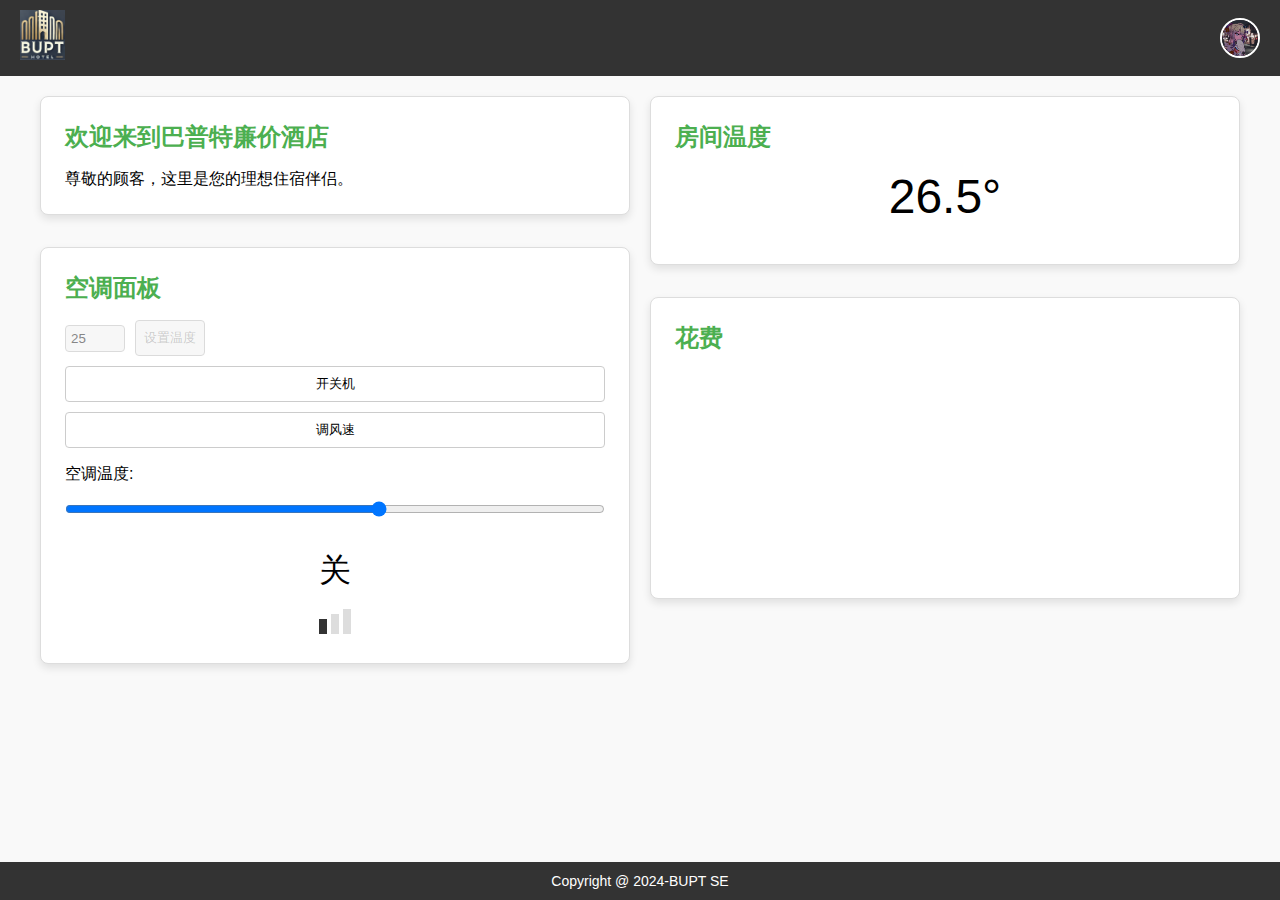
<file: frontend/html/index.html>
<!DOCTYPE html>
<html lang="en">
<head>
    <meta charset="UTF-8">
    <meta name="viewport" content="width=device-width, initial-scale=1.0">
    <title>Hotel Room Control</title>
    <link rel="stylesheet" href="../css/styles.css">
</head>
<body>
    <header>
        <div class="logo">
            <img src="../assest/logo.png" alt="Hotel Logo" />
        </div>
        <div class="user-profile">
            <img src="../assest/guest.png" alt="Guest Avatar" class="avatar" />
        </div>
    </header>

    <main>
        <div class="container">
            <div class="left-column">
                <section id="welcome-section" class="panel">
                    <h2>欢迎来到巴普特廉价酒店</h2>
                    <p>尊敬的顾客，这里是您的理想住宿伴侣。</p>
                </section>

                <section id="air-conditioner-control" class="panel">
                    <h2>空调面板</h2>
                    <div class="controls">
                        <div class="temp-input-container">
                            <input type="number" id="temp-input" min="18" max="30" value="25">
                            <button onclick="setTemperature()">设置温度</button>
                        </div>
                        <button onclick="togglePower()">开关机</button>
                        <button onclick="changeFanSpeed()">调风速</button>
                    </div>
                    <label for="ac-temp">空调温度:</label>
                    <input type="range" id="ac-temp" min="18" max="30" value="25" oninput="updateDisplayTemp()">
                    <span id="display-temp">25°</span>
                    <div id="fan-speed-icon"></div>
                </section>
            </div>

            <div class="right-column">
                <section id="room-temperature" class="panel">
                    <h2>房间温度</h2>
                    <span id="current-temp">26.5°</span>
                </section>

                <section id="expenses" class="panel">
                    <h2>花费</h2>
                    <canvas id="expense-chart"></canvas>
                </section>
            </div>
        </div>
    </main>

    <footer>
        <a href="https://github.com/prepikes/software" target="_blank">
            Copyright @ 2024-BUPT SE
        </a>
    </footer>

    <script src="../js/scripts.js"></script>
</body>
</html>
</file>
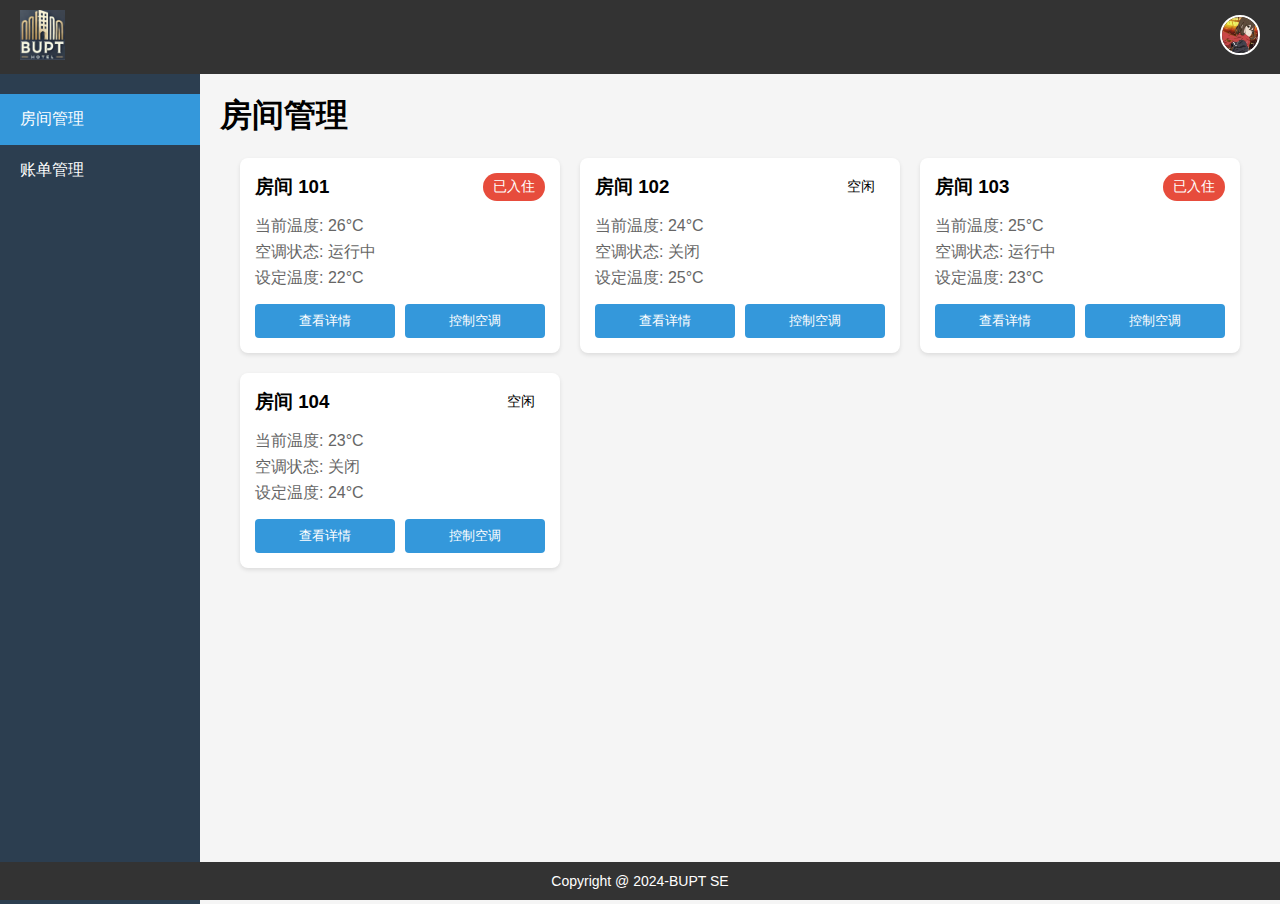
<file: frontend/html/admin_index.html>
<!DOCTYPE html>
<html lang="en">
<head>
    <meta charset="UTF-8">
    <meta name="viewport" content="width=device-width, initial-scale=1.0">
    <title>酒店管理系统</title>
    <link rel="stylesheet" href="../css/admin_styles.css">
</head>
<body>
    <header>
        <div class="logo">
            <img src="../assest/logo.png" alt="Hotel Logo" />
        </div>
        <div class="user-profile">
            <img src="../assest/admin.png" alt="Admin Avatar" class="avatar" />
        </div>
    </header>

    <div class="main-container">
        <!-- 左侧导航栏 -->
        <nav class="sidebar">
            <button class="nav-button active" onclick="switchPage('room-management')">
                房间管理
            </button>
            <button class="nav-button" onclick="switchPage('bill-management')">
                账单管理
            </button>
        </nav>

        <!-- 右侧内容区域 -->
        <main class="content">
            <!-- 房间管理页面 -->
            <div id="room-management" class="page active">
                <h1>房间管理</h1>
                <div class="room-grid">
                    <!-- 删除静态示例房间卡片，所有房间卡片将通过 JavaScript 动态生成 -->
                </div>
            </div>

            <!-- 账单管理页面 -->
            <div id="bill-management" class="page">
                <h1>账单管理</h1>
                <div class="bill-container">
                    <div class="bill-filters">
                        <input type="date" class="date-filter">
                        <select class="room-filter">
                            <option value="">选择房间</option>
                            <option value="101">101房</option>
                            <option value="102">102房</option>
                        </select>
                        <button class="search-btn">搜索</button>
                    </div>
                    <div class="bill-table">
                        <table>
                            <thead>
                                <tr>
                                    <th>房间号</th>
                                    <th>日期</th>
                                    <th>使用时长</th>
                                    <th>费用</th>
                                    <th>状态</th>
                                </tr>
                            </thead>
                            <tbody>
                                <!-- 账单数据将通过JavaScript动态添加 -->
                            </tbody>
                        </table>
                    </div>
                </div>
            </div>

            <!-- 空调详单页面 -->
            <div id="ac-details" class="page">
                <div class="page-header">
                    <button class="back-btn" onclick="switchPage('room-management')">返回</button>
                    <h1>空调详单</h1>
                </div>
                <div class="details-container">
                    <div class="details-header">
                        <h2>房间号：<span id="detail-room-number">101</span></h2>
                    </div>
                    <div class="details-content">
                        <div class="detail-item">
                            <label>费用：</label>
                            <span id="current-cost">¥25.5</span>
                        </div>
                        <div class="detail-item">
                            <label>费率：</label>
                            <span id="current-rate">¥0.5/时</span>
                        </div>
                        <div class="detail-item">
                            <label>风速：</label>
                            <span id="current-speed">中速</span>
                        </div>
                        <div class="detail-item">
                            <label>开始时间：</label>
                            <span id="start-time">2024-03-20 14:30</span>
                        </div>
                        <div class="detail-item">
                            <label>结束时间：</label>
                            <span id="end-time">2024-03-20 16:30</span>
                        </div>
                    </div>
                </div>
            </div>

            <!-- 空调控制面板页面 -->
            <div id="ac-control" class="page">
                <div class="page-header">
                    <button class="back-btn" onclick="switchPage('room-management')">返回</button>
                    <h1>空调控制面板</h1>
                    <h2>房间号：<span id="control-room-number">101</span></h2>
                </div>
                <div class="control-panel">
                    <div class="panel">
                        <h2>空调控制</h2>
                        <div class="controls">
                            <div class="temp-input-container">
                                <input type="number" id="temp-input" min="18" max="30" value="25">
                                <button onclick="setTemperature()">设置温度</button>
                            </div>
                            <button onclick="togglePower()">开关机</button>
                            <button onclick="changeFanSpeed()">调风速</button>
                        </div>
                        <label for="ac-temp">空调温度:</label>
                        <input type="range" id="ac-temp" min="18" max="30" value="25" oninput="updateDisplayTemp()">
                        <span id="display-temp">25°</span>
                        <div class="fan-speed-container">
                            <label>风速:</label>
                            <div id="fan-speed-icon"></div>
                        </div>
                    </div>
                </div>
            </div>
        </main>
    </div>

    <footer>
        <a href="https://github.com/prepikes/software" target="_blank">
            Copyright @ 2024-BUPT SE
        </a>
    </footer>

    <script src="../js/admin_scripts.js"></script>
</body>
</html>
</file>
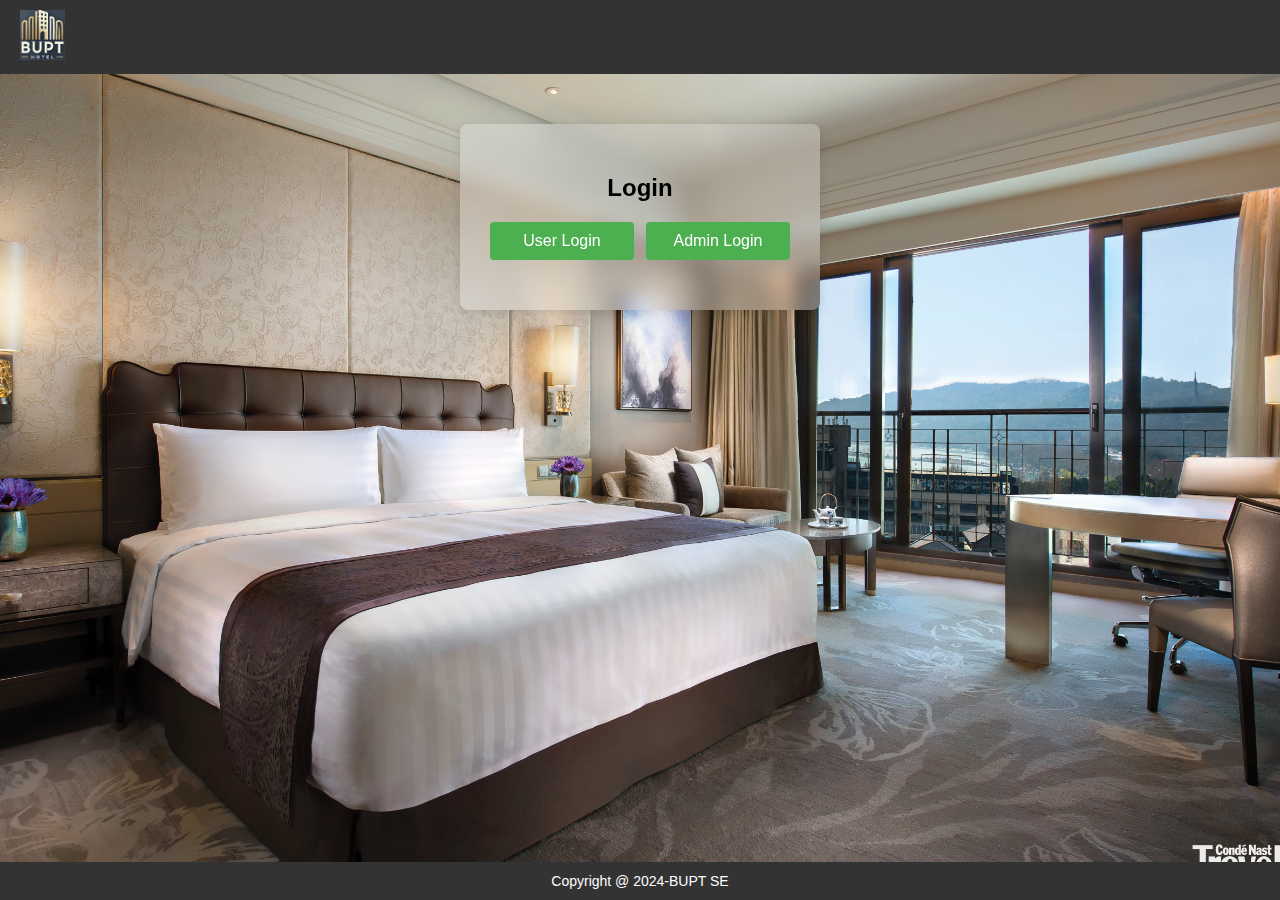
<file: frontend/html/login.html>
<!DOCTYPE html>
<html lang="en">
<head>
    <meta charset="UTF-8">
    <meta name="viewport" content="width=device-width, initial-scale=1.0">
    <title>Hotel Room Control - Login</title>
    <link rel="stylesheet" href="../css/login_styles.css">
</head>
<body>
    <header>
        <div class="logo">
            <img src="../assest/logo.png" alt="Hotel Logo">
        </div>
    </header>

    <!-- Login Form Section -->
    <div class="login-container">
        <h2>Login</h2>
        
        <!-- Identity Selection -->
        <div class="identity-selection">
            <button id="userLoginBtn">User Login</button>
            <button id="adminLoginBtn">Admin Login</button>
        </div>

        <!-- User Login Form (Initially hidden) -->
        <form id="userLoginForm" class="login-form" style="display: none;">
            <div class="input-group">
                <label for="username">Room Number</label>
                <input type="text" id="username" name="username" placeholder="Enter room number" required />
            </div>
            <div class="input-group">
                <label for="password">ID Card Number</label>
                <input type="password" id="password" name="password" placeholder="Enter ID card number" required />
            </div>
            <button type="submit">Login</button>
        </form>

        <!-- Admin Login Form (Initially hidden) -->
        <form id="adminLoginForm" class="login-form" style="display: none;">
            <div class="input-group">
                <label for="adminUsername">Username</label>
                <input type="text" id="adminUsername" name="adminUsername" placeholder="Enter admin username" required />
            </div>
            <div class="input-group">
                <label for="adminPassword">Password</label>
                <input type="password" id="adminPassword" name="adminPassword" placeholder="Enter admin password" required />
            </div>
            <button type="submit">Login</button>
        </form>

        <div id="error-message" class="error-message"></div>
    </div>

    <footer>
        <a href="https://github.com/prepikes/software" target="_blank">
            Copyright @ 2024-BUPT SE
        </a>
    </footer>

    <script src="../js/login_scripts.js"></script>
</body>
</html>
</file>
<file: frontend/css/styles.css>
* {
    margin: 0;
    padding: 0;
    box-sizing: border-box;
}

body {
    font-family: Arial, sans-serif;
    background-color: #f9f9f9;
    min-height: 100vh;
    display: flex;
    flex-direction: column;
}

header {
    display: flex;
    justify-content: space-between;
    align-items: center;
    padding: 10px 20px;
    background-color: #333;
}

.logo {
    font-size: 1.5rem;
}

.logo img {
    height: 50px;
    width: auto;
}

.user-profile {
    display: flex;
    align-items: center;
}

.avatar {
    width: 40px;
    height: 40px;
    border-radius: 50%;
    cursor: pointer;
    border: 2px solid #fff;
}

.avatar:hover {
    opacity: 0.8;
}

main {
    flex: 1;
    padding: 20px;
}

.container {
    display: flex;
    gap: 20px;
    max-width: 1200px;
    margin: 0 auto;
}

.left-column,
.right-column {
    flex: 1;
}

.panel {
    background-color: white;
    border: 1px solid #ddd;
    border-radius: 8px;
    margin-bottom: 2rem;
    padding: 1.5rem;
    box-shadow: 0 4px 8px rgba(0,0,0,0.1);
}

.panel h2 {
    margin-bottom: 1rem;
    color: #4CAF50;
}

.controls {
    display: flex;
    flex-direction: column;
    gap: 10px;
    margin-bottom: 1rem;
}

.controls button {
    padding: 0.5rem;
    border: 1px solid #ccc;
    border-radius: 4px;
    cursor: pointer;
    background-color: #fff;
}

.controls button:hover {
    background-color: #f0f0f0;
}

/* 温度输入框容器样式 */
.temp-input-container {
    display: flex;
    gap: 10px;
    align-items: center;
}

#temp-input {
    width: 60px;
    padding: 5px;
    border: 1px solid #ccc;
    border-radius: 4px;
}

#temp-input:disabled,
.temp-input-container button:disabled {
    background-color: #f5f5f5;
    cursor: not-allowed;
    opacity: 0.7;
}

/* 滑动条样式 */
#air-conditioner-control input[type="range"] {
    width: 100%;
    margin: 1rem 0;
}

#display-temp {
    display: block;
    font-size: 2rem;
    text-align: center;
    margin: 1rem 0;
}

#fan-speed-icon {
    text-align: center;
    margin-top: 1rem;
    font-family: monospace;
    font-size: 1.2rem;
}

.speed-bar {
    display: inline-block;
    width: 8px;
    margin: 0 2px;
    background-color: #ddd;
    transition: all 0.3s ease;
}

/* 添加渐升效果 */
.speed-bar:nth-child(1) {
    height: 15px;
}

.speed-bar:nth-child(2) {
    height: 20px;
}

.speed-bar:nth-child(3) {
    height: 25px;
}

.speed-bar.active {
    background-color: #333;
}

/* 房间温度显示 */
#current-temp {
    display: block;
    font-size: 3rem;
    text-align: center;
    margin: 1rem 0;
}

/* 费用图表容器 */
#expense-chart {
    width: 100%;
    height: 200px;
}

footer {
    background-color: #333;
    color: white;
    text-align: center;
    padding: 10px 0;
    margin-top: auto;
}

footer a {
    color: #fff;
    text-decoration: none;
    font-size: 14px;
}

footer a:hover {
    text-decoration: underline;
}
</file>
<file: frontend/css/admin_styles.css>
* {
    margin: 0;
    padding: 0;
    box-sizing: border-box;
  }
  
  body {
    font-family: Arial, sans-serif;
    background-color: #f5f5f5;
  }
  
  header {
    display: flex;
    justify-content: space-between;
    align-items: center;
    padding: 10px 20px;
    background-color: #333;
    color: white;
  }
  
  .logo img {
    height: 50px;
    width: auto;
  }
  
  .avatar {
    width: 40px;
    height: 40px;
    border-radius: 50%;
    border: 2px solid white;
  }
  
  .main-container {
    display: flex;
    height: calc(100vh - 70px);
  }
  
  /* 侧边栏样式 */
  .sidebar {
    width: 200px;
    background-color: #2c3e50;
    padding: 20px 0;
    display: flex;
    flex-direction: column;
  }
  
  .nav-button {
    padding: 15px 20px;
    border: none;
    background: none;
    color: white;
    text-align: left;
    font-size: 16px;
    cursor: pointer;
    transition: background-color 0.3s;
  }
  
  .nav-button:hover {
    background-color: #34495e;
  }
  
  .nav-button.active {
    background-color: #3498db;
  }
  
  /* 主内容区域样式 */
  .content {
    flex: 1;
    padding: 20px;
    overflow-y: auto;
  }
  
  /* 房间管理页面样式 */
  .room-grid {
    display: grid;
    grid-template-columns: repeat(auto-fill, minmax(300px, 1fr));
    gap: 20px;
    padding: 20px;
  }
  
  .room-card {
    background: white;
    border-radius: 8px;
    padding: 15px;
    box-shadow: 0 2px 4px rgba(0,0,0,0.1);
  }
  
  .room-header {
    display: flex;
    justify-content: space-between;
    align-items: center;
    margin-bottom: 15px;
  }
  
  .status {
    padding: 5px 10px;
    border-radius: 15px;
    font-size: 14px;
  }
  
  .status.occupied {
    background-color: #e74c3c;
    color: white;
  }
  
  .room-info {
    margin-bottom: 15px;
  }
  
  .room-info p {
    margin: 5px 0;
    color: #666;
  }
  
  .room-controls {
    display: flex;
    gap: 10px;
  }
  
  .control-btn {
    flex: 1;
    padding: 8px;
    border: none;
    border-radius: 4px;
    background-color: #3498db;
    color: white;
    cursor: pointer;
  }
  
  .control-btn:hover {
    background-color: #2980b9;
  }
  
  /* 账单管理页面样式 */
  .bill-container {
    background: white;
    border-radius: 8px;
    padding: 20px;
    box-shadow: 0 2px 4px rgba(0,0,0,0.1);
  }
  
  .bill-filters {
    display: flex;
    gap: 15px;
    margin-bottom: 20px;
  }
  
  .date-filter,
  .room-filter {
    padding: 8px;
    border: 1px solid #ddd;
    border-radius: 4px;
  }
  
  .search-btn {
    padding: 8px 15px;
    background-color: #3498db;
    color: white;
    border: none;
    border-radius: 4px;
    cursor: pointer;
  }
  
  .bill-table {
    width: 100%;
    overflow-x: auto;
  }
  
  table {
    width: 100%;
    border-collapse: collapse;
  }
  
  th, td {
    padding: 12px;
    text-align: left;
    border-bottom: 1px solid #ddd;
  }
  
  th {
    background-color: #f8f9fa;
    font-weight: bold;
  }
  
  /* 页面切换相关样式 */
  .page {
    display: none;
  }
  
  .page.active {
    display: block;
  }
  
  /* 添加返回按钮样式 */
  .page-header {
    display: flex;
    align-items: center;
    margin-bottom: 20px;
    gap: 20px;
  }
  
  .back-btn {
    padding: 8px 15px;
    background-color: #666;
    color: white;
    border: none;
    border-radius: 4px;
    cursor: pointer;
  }
  
  .back-btn:hover {
    background-color: #555;
  }
  
  /* 空调详单页面样式 */
  .details-container {
    background: white;
    border-radius: 8px;
    padding: 20px;
    box-shadow: 0 2px 4px rgba(0,0,0,0.1);
    max-width: 600px;
    margin: 0 auto;
  }
  
  .details-header {
    margin-bottom: 20px;
    padding-bottom: 10px;
    border-bottom: 1px solid #eee;
  }
  
  .detail-item {
    display: flex;
    padding: 15px 0;
    border-bottom: 1px solid #f5f5f5;
  }
  
  .detail-item label {
    width: 100px;
    color: #666;
  }
  
  .detail-item span {
    flex: 1;
    color: #333;
  }
  
  /* 空调控制面板样式 */
  .control-panel {
    max-width: 800px;
    margin: 0 auto;
    padding: 20px;
  }
  
  .control-panel .panel {
    background: white;
    border-radius: 8px;
    padding: 20px;
    box-shadow: 0 2px 4px rgba(0,0,0,0.1);
  }
  
  #display-temp {
    font-size: 2rem;
    text-align: center;
    margin-top: 1rem;
    display: block;
  }
  
  #fan-speed-icon {
    font-size: 2rem;
    text-align: center;
    margin-top: 1rem;
  }
  
  /* 添加到文件末尾 */
  footer {
    position: fixed;
    bottom: 0;
    width: 100%;
    padding: 10px 0;
    background-color: #333;
    text-align: center;
  }
  
  footer a {
    color: #fff;
    text-decoration: none;
    font-size: 14px;
  }
  
  footer a:hover {
    text-decoration: underline;
  }
  
  .fan-speed-container {
    margin-top: 1rem;
    text-align: center;
  }
  
  .fan-speed-container label {
    display: block;
    margin-bottom: 0.5rem;
    color: #666;
  }
  
  #fan-speed-icon {
    text-align: center;
    margin-top: 1rem;
    font-family: monospace;
    font-size: 1.2rem;
  }
  
  .speed-bar {
    display: inline-block;
    width: 8px;
    margin: 0 2px;
    background-color: #ddd;
    transition: all 0.3s ease;
  }
  
  .speed-bar:nth-child(1) {
    height: 15px;
  }
  
  .speed-bar:nth-child(2) {
    height: 20px;
  }
  
  .speed-bar:nth-child(3) {
    height: 25px;
  }
  
  .speed-bar.active {
    background-color: #333;
  }
</file>
<file: frontend/css/login_styles.css>
/* styles.css */

/* Style for the header */
header {
    display: flex;
    justify-content: space-between;
    align-items: center;
    padding: 10px 20px;
    background-color: #333;
}
body {
    margin: 0;
    padding: 0;
    height: 100vh;
    background-image: url('../assest/background.png'); /* 这里替换为你的背景图片路径 */
    background-size: cover; /* 确保背景图充满整个视口 */
    background-position: center; /* 背景图居中 */
    background-repeat: no-repeat; /* 背景图不重复 */
    font-family: Arial, sans-serif;
}
/* Style for the logo */
.logo img {
    height: 50px;
    width: auto;
}

/* Style for the navigation menu */
nav {
    display: flex;
    justify-content: flex-end;
}

nav a {
    color: white;
    text-decoration: none;
    margin: 0 15px;
    font-size: 16px;
}

nav a:hover {
    text-decoration: underline;
}

/* Style for the login container */
.login-container {
    background-color: rgba(255, 255, 255, 0.3);
    padding: 30px;
    border-radius: 8px;
    box-shadow: 0 4px 10px rgba(0, 0, 0, 0.1);
    width: 300px;
    margin: 50px auto;
    backdrop-filter: blur(10px);
}

h2 {
    text-align: center;
    margin-bottom: 20px;
}

.identity-selection {
    display: flex;
    justify-content: space-between;
    margin-bottom: 20px;
}

.identity-selection button {
    width: 48%;
    padding: 10px;
    background-color: #4CAF50;
    color: white;
    border: none;
    border-radius: 4px;
    cursor: pointer;
}

.identity-selection button:hover {
    background-color: #45a049;
}

.input-group {
    margin-bottom: 20px;
}

.input-group label {
    display: block;
    margin-bottom: 5px;
    font-size: 14px;
    color: #555;
}

.input-group input {
    width: 100%;
    padding: 8px;
    border: 1px solid #ddd;
    border-radius: 4px;
    font-size: 16px;
}

button {
    width: 100%;
    padding: 10px;
    background-color: #4CAF50;
    color: white;
    border: none;
    border-radius: 4px;
    font-size: 16px;
    cursor: pointer;
}

button:hover {
    background-color: #45a049;
}

.error-message {
    color: red;
    font-size: 14px;
    text-align: center;
    margin-top: 10px;
}

footer {
    position: fixed;
    bottom: 0;
    width: 100%;
    padding: 10px 0;
    background-color: #333;
    text-align: center;
}

footer a {
    color: #fff;
    text-decoration: none;
    font-size: 14px;
}

footer a:hover {
    text-decoration: underline;
}
</file>
